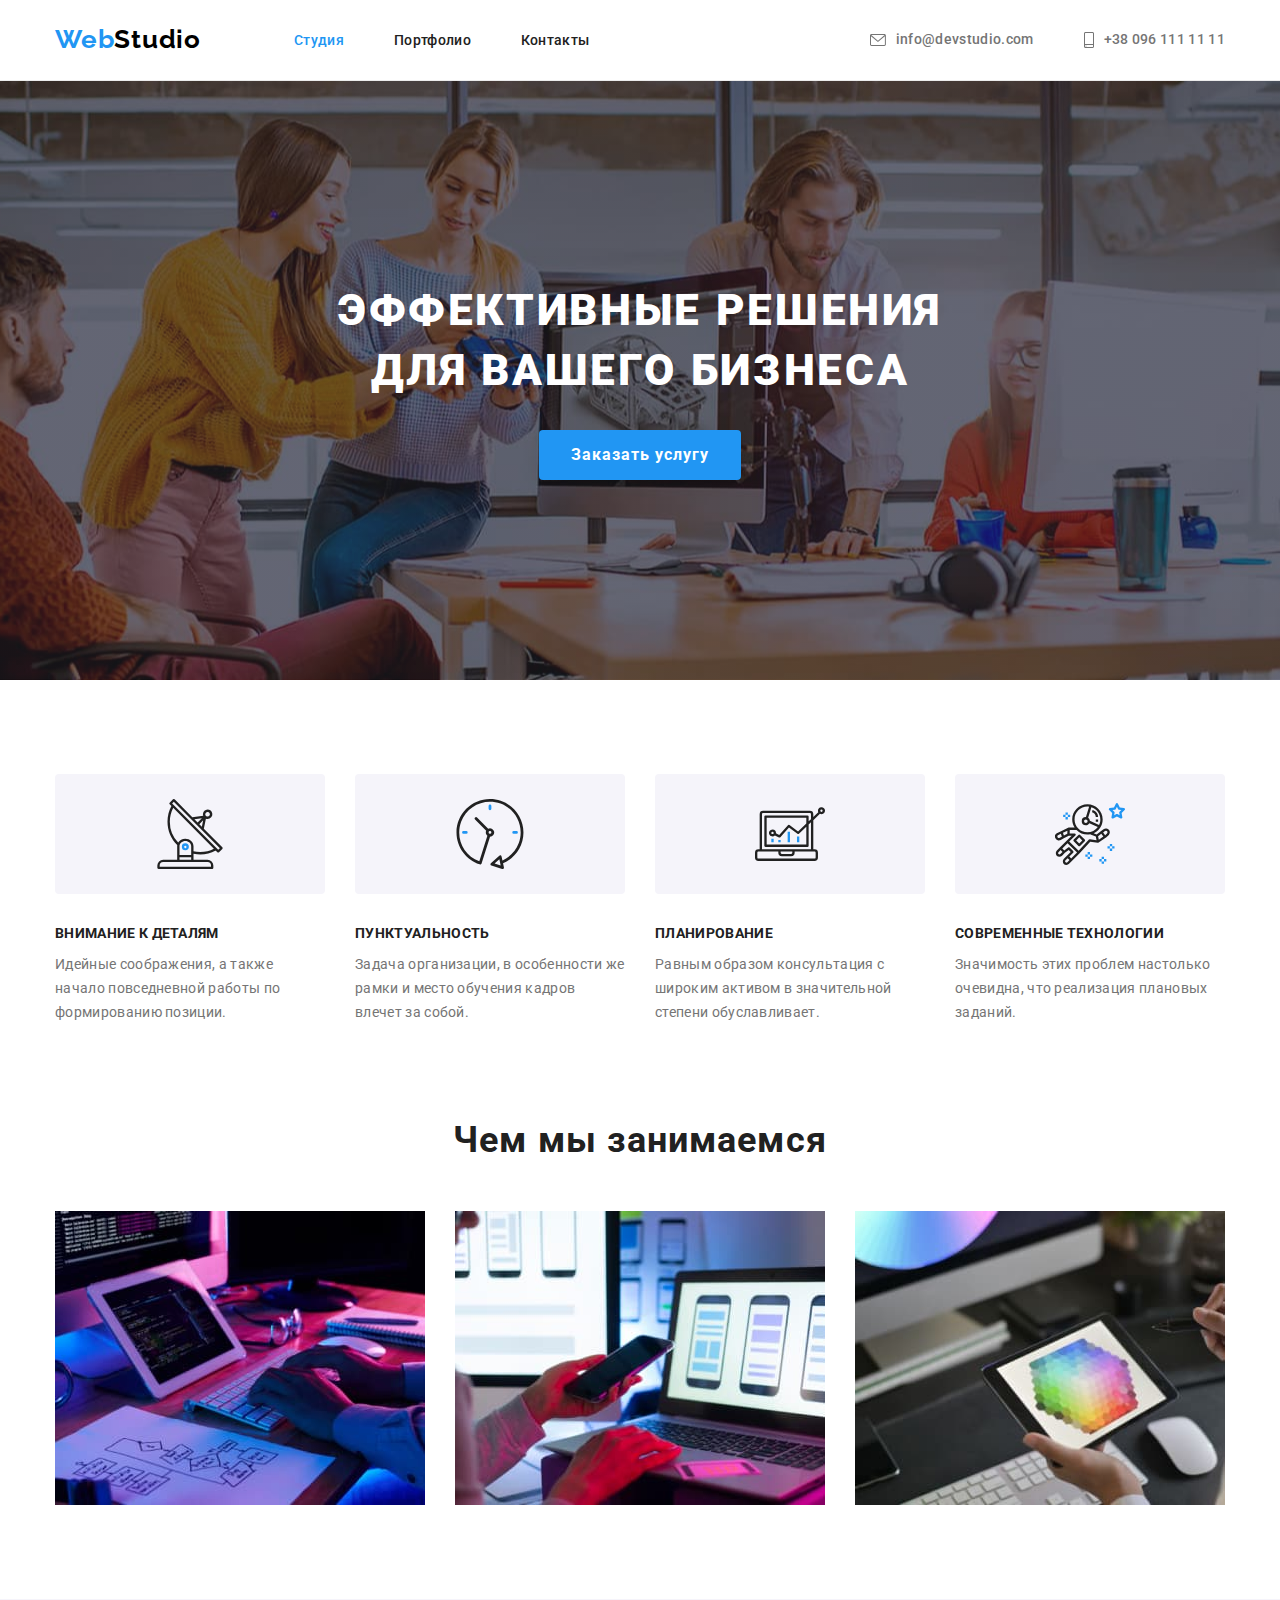
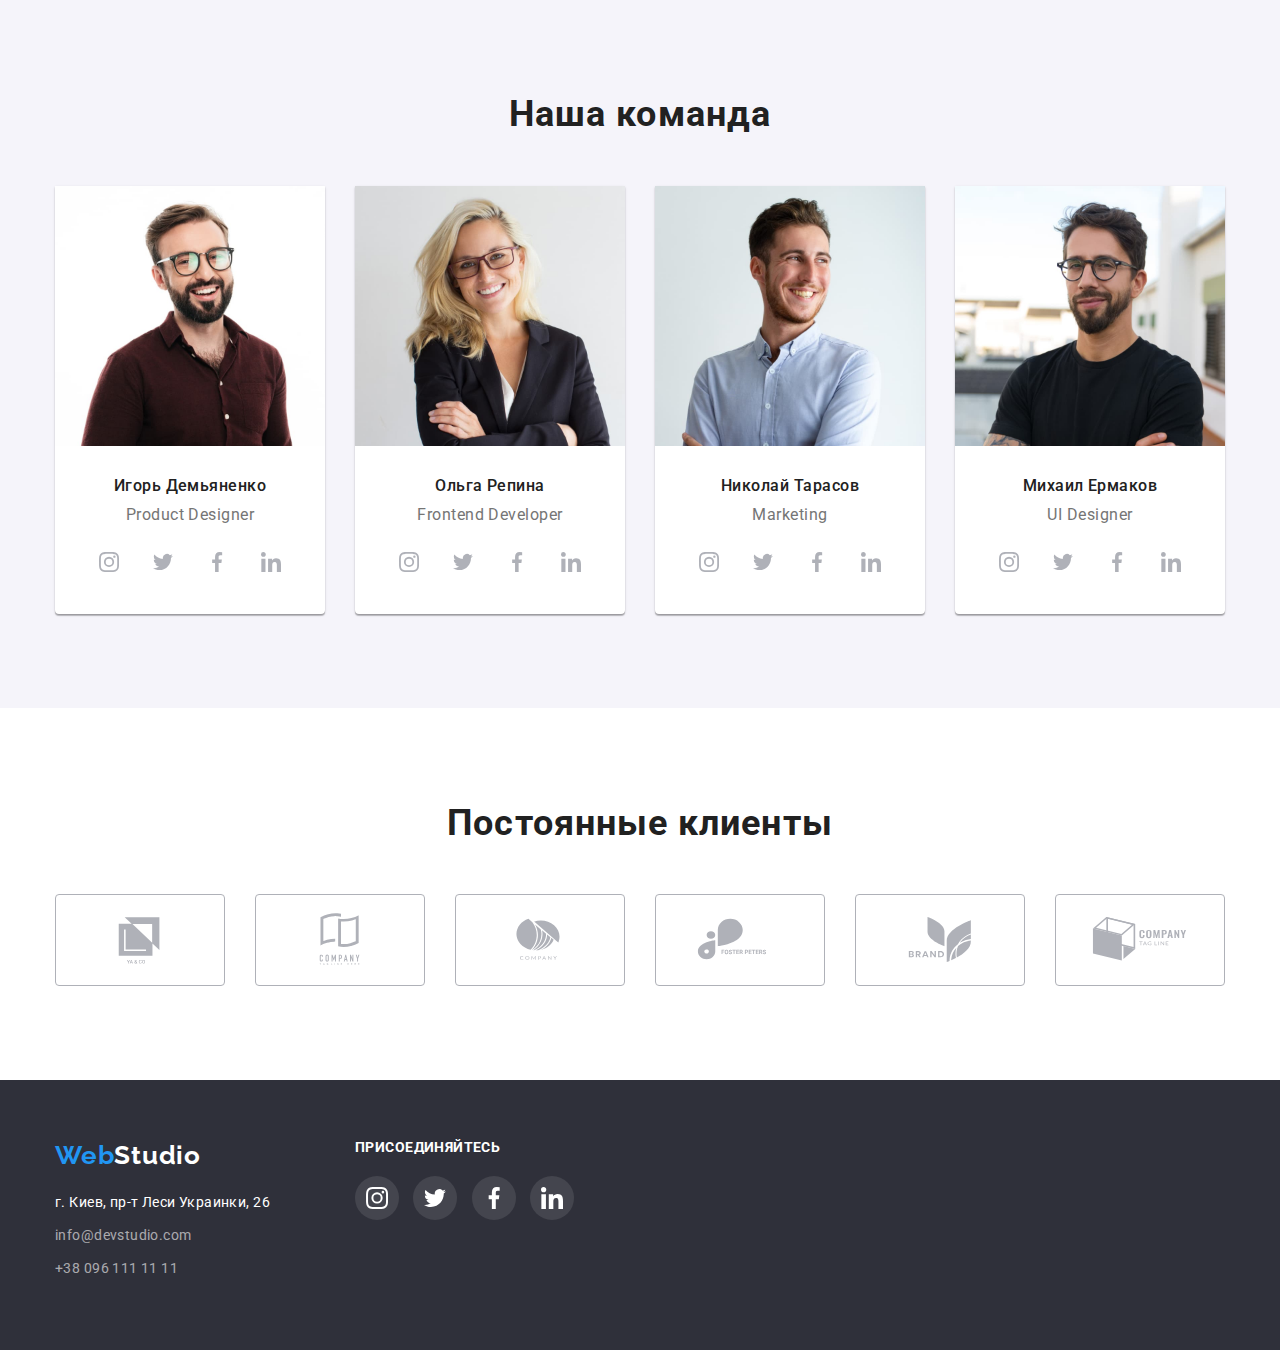
<file: index.html>
<!DOCTYPE html>
<html lang="ru">
<head>
    <meta charset="UTF-8">
    <meta http-equiv="X-UA-Compatible" content="IE=edge">
    <meta name="viewport" content="width=device-width, initial-scale=1.0">
    <title>Web Studio</title>
    <link rel="preconnect" href="https://fonts.googleapis.com">
    <link rel="preconnect" href="https://fonts.gstatic.com" crossorigin>
    <link href="https://fonts.googleapis.com/css2?family=Raleway:wght@700&family=Roboto:wght@400;500;700;900&display=swap" rel="stylesheet">
    <link rel="stylesheet" href="https://cdnjs.cloudflare.com/ajax/libs/modern-normalize/1.0.0/modern-normalize.min.css" />
    <link rel="stylesheet" href="./css/styles.css">

</head>
<body>
    <!-- Header -->
    <header class="page-header">
        <div class="container header">
            <a href="./index.html" class="logo">Web<span class="logo-black-word">Studio</span></a>
            <nav class="conteiner nav">
                <ul class="nav-list">
                    <li class="item">
                        <a href="./index.html" class="link-current">Студия</a>
                    </li>
                    <li class="item">
                        <a href="./portfolio.html" class="nav-link">Портфолио</a>
                    </li>
                    <li class="item">
                        <a href="./contacts.html" class="nav-link">Контакты</a>
                    </li>
                </ul>
            </nav>

            <ul class="contacts-list">
                <li class="item">
                    <a href="mailto:info@devstudio.com" class="contact-link">
                        <svg class="contact-icon" height="12" width="16">
                            <use href="./images/symbol-defs.svg#icon-envelope"></use>
                        </svg>
                        <span>info@devstudio.com</span> 
                    </a>
                </li>
                <li class="item">
                    <a href="tel:+380961111111" class="contact-link">
                        <svg class="contact-icon" height="16" width="10">
                            <use href="./images/symbol-defs.svg#icon-smartphone"></use>
                        </svg>
                        <span>+38 096 111 11 11</span> 
                    </a>
                </li>              
            </ul>
        </div>
 
    </header>
    
    <main>
        <!-- Hero -->
        <section class="hero-section">
            <div class="container hero">
                <h1 class="hero-title">Эффективные решения для вашего бизнеса</h1>
                <button type="button" class="button hero">Заказать услугу</button>
            </div>
        </section>

        <!-- Benefits -->
        <section class="section">
            <div class="container benefits">

                <h2 class="hiden-title">Наши преймущества</h2>
                <ul class="benefits-list">
                    <li class="benefit-item">
                        <div class="benefit-icon-container">
                            <svg class="benefit-icon" height="70" width="70">
                                <use href="./images/symbol-defs.svg#icon-antenna"></use>
                            </svg>
                        </div>

                        <h3 class="benefit-title">Внимание к деталям</h3>
                        <p class="benefit-paragraph">
                            Идейные соображения, а также начало повседневной работы по
                            формированию позиции.
                        </p>
                    </li>
                    <li class="benefit-item">
                        <div class="benefit-icon-container">
                            <svg class="benefit-icon" height="70" width="70">
                                <use href="./images/symbol-defs.svg#icon-clock"></use>
                            </svg>
                        </div>

                        <h3 class="benefit-title">Пунктуальность</h3>
                        <p class="benefit-paragraph">
                            Задача организации, в особенности же рамки и место обучения
                            кадров влечет за собой.
                        </p>
                    </li>
                    <li class="benefit-item">
                        <div class="benefit-icon-container">
                            <svg class="benefit-icon" height="70" width="70">
                                <use href="./images/symbol-defs.svg#icon-diagram"></use>
                            </svg>
                        </div>

                        <h3 class="benefit-title">Планирование</h3>
                        <p class="benefit-paragraph">
                            Равным образом консультация с широким активом в значительной
                            степени обуславливает.
                        </p>
                    </li>
                    <li class="benefit-item">
                        <div class="benefit-icon-container">
                            <svg class="benefit-icon" height="70" width="70">
                                <use href="./images/symbol-defs.svg#icon-astronaut"></use>
                            </svg>
                        </div>

                        <h3 class="benefit-title">Современные технологии</h3>
                        <p class="benefit-paragraph">
                            Значимость этих проблем настолько очевидна, что реализация
                            плановых заданий.
                        </p>
                    </li>
                </ul>
            </div>
        </section>

        <!-- What we do -->
        <section class="section no-top-padding">
            <div class="container">
                <h2 class="section-title work">Чем мы занимаемся</h2>
                <ul class="work-list">
                    <li class="item">
                        <img src="./images/box_1.jpg" alt="Написание кода" width="370" class="work">
                    </li>
                    <li class="item">
                        <img src="./images/box_2.jpg" alt="Создание дизайна" width="370" class="work">
                    </li>
                    <li class="item">
                        <img src="./images/box_3.jpg" alt="Выбор стиля" width="370" class="work">
                    </li>
                </ul>
            </div>
        </section>

        <!-- Our team -->
        <section class="section workers">
            <div class="container">
                <h2 class="section-title">Наша команда</h2>
                <ul class="workers-list">
                    <li class="worker-item">
                        <img src="./images/card_img_1.jpg" alt="Игорь Демьяненко" width="270" class="worker">
                        <div class="worker-description">
                            <h3 class="worker-title">Игорь Демьяненко</h3>
                            <p class="worker-paragraph">Product Designer </p>

                            <ul class="socials-list">
                                <li class="social-item">
                                    <a href="#" class="social-link">
                                        <svg class="social-icon" height="20" width="20">
                                            <use href="./images/symbol-defs.svg#icon-instagram"></use>
                                        </svg>
                                    </a>
                                </li>
                                <li class="social-item">
                                    <a href="#" class="social-link">
                                        <svg class="social-icon" height="20" width="20">
                                            <use href="./images/symbol-defs.svg#icon-twitter"></use>
                                        </svg>
                                    </a>
                                </li>
                                <li class="social-item">
                                    <a href="#" class="social-link">
                                        <svg class="social-icon" height="20" width="20">
                                            <use href="./images/symbol-defs.svg#icon-facebook"></use>
                                        </svg>
                                    </a>
                                </li>
                                <li class="social-item">
                                    <a href="#" class="social-link">
                                        <svg class="social-icon" height="20" width="20">
                                            <use href="./images/symbol-defs.svg#icon-linkedin"></use>
                                        </svg>
                                    </a>
                                </li>
                            </ul>
                        </div>
                    </li>
                    <li class="worker-item">
                        <img src="./images/card_img_2.jpg" alt="Ольга Репина" width="270" class="worker">
                        <div class="worker-description">
                            <h3 class="worker-title">Ольга Репина</h3>
                            <p class="worker-paragraph">Frontend Developer</p>

                            <ul class="socials-list">
                                <li class="social-item">
                                    <a href="#" class="social-link">
                                        <svg class="social-icon" height="20" width="20">
                                            <use href="./images/symbol-defs.svg#icon-instagram"></use>
                                        </svg>
                                    </a>
                                </li>
                                <li class="social-item">
                                    <a href="#" class="social-link">
                                        <svg class="social-icon" height="20" width="20">
                                            <use href="./images/symbol-defs.svg#icon-twitter"></use>
                                        </svg>
                                    </a>
                                </li>
                                <li class="social-item">
                                    <a href="#" class="social-link">
                                        <svg class="social-icon" height="20" width="20">
                                            <use href="./images/symbol-defs.svg#icon-facebook"></use>
                                        </svg>
                                    </a>
                                </li>
                                <li class="social-item">
                                    <a href="#" class="social-link">
                                        <svg class="social-icon" height="20" width="20">
                                            <use href="./images/symbol-defs.svg#icon-linkedin"></use>
                                        </svg>
                                    </a>
                                </li>
                            </ul>
                        </div>

                    </li>
                    <li class="worker-item">
                        <img src="./images/card_img_3.jpg" alt="Николай Тарасов" width="270" class="worker">
                        <div class="worker-description">
                            <h3 class="worker-title">Николай Тарасов</h3>
                            <p class="worker-paragraph">Marketing</p>

                            <ul class="socials-list">
                                <li class="social-item">
                                    <a href="#" class="social-link">
                                        <svg class="social-icon" height="20" width="20">
                                            <use href="./images/symbol-defs.svg#icon-instagram"></use>
                                        </svg>
                                    </a>
                                </li>
                                <li class="social-item">
                                    <a href="#" class="social-link">
                                        <svg class="social-icon" height="20" width="20">
                                            <use href="./images/symbol-defs.svg#icon-twitter"></use>
                                        </svg>
                                    </a>
                                </li>
                                <li class="social-item">
                                    <a href="#" class="social-link">
                                        <svg class="social-icon" height="20" width="20">
                                            <use href="./images/symbol-defs.svg#icon-facebook"></use>
                                        </svg>
                                    </a>
                                </li>
                                <li class="social-item">
                                    <a href="#" class="social-link">
                                        <svg class="social-icon" height="20" width="20">
                                            <use href="./images/symbol-defs.svg#icon-linkedin"></use>
                                        </svg>
                                    </a>
                                </li>
                            </ul>
                        </div>
                        

                    </li>
                    <li class="worker-item">
                        <img src="./images/card_img_4.jpg" alt="Михаил Ермаков" width="270" class="worker">
                        <div class="worker-description">
                            <h3 class="worker-title">Михаил Ермаков</h3>
                            <p class="worker-paragraph">UI Designer</p>

                            <ul class="socials-list">
                                <li class="social-item">
                                    <a href="#" class="social-link">
                                        <svg class="social-icon" height="20" width="20">
                                            <use href="./images/symbol-defs.svg#icon-instagram"></use>
                                        </svg>
                                    </a>
                                </li>
                                <li class="social-item">
                                    <a href="#" class="social-link">
                                        <svg class="social-icon" height="20" width="20">
                                            <use href="./images/symbol-defs.svg#icon-twitter"></use>
                                        </svg>
                                    </a>
                                </li>
                                <li class="social-item">
                                    <a href="#" class="social-link">
                                        <svg class="social-icon" height="20" width="20">
                                            <use href="./images/symbol-defs.svg#icon-facebook"></use>
                                        </svg>
                                    </a>
                                </li>
                                <li class="social-item">
                                    <a href="#" class="social-link">
                                        <svg class="social-icon" height="20" width="20">
                                            <use href="./images/symbol-defs.svg#icon-linkedin"></use>
                                        </svg>
                                    </a>
                                </li>
                            </ul>
                        </div>
                    </li>
                </ul>
            </div>
        </section>

        <!-- Regular customers -->
        <section class="section">
            <div class="container">
                <h2 class="section-title">Постоянные клиенты</h2>
                <ul class="customers-list">
                    <li class="customer-item">
                        <a href="#" class="customer-link">
                            <svg class="customer-icon" height="60" width="106">
                                <use href="./images/symbol-defs.svg#icon-client-1"></use>
                            </svg>
                        </a>
                    </li>
                    <li class="customer-item">
                        <a href="#" class="customer-link">
                            <svg class="customer-icon" height="60" width="106">
                                <use href="./images/symbol-defs.svg#icon-client-2"></use>
                            </svg>
                    </a>
                    </li>
                    <li class="customer-item">
                        <a href="#" class="customer-link">
                            <svg class="customer-icon" height="60" width="106">
                                <use href="./images/symbol-defs.svg#icon-client-3"></use>
                            </svg>
                    </a>
                    </li>
                    <li class="customer-item">
                        <a href="#" class="customer-link">
                            <svg class="customer-icon" height="60" width="106">
                                <use href="./images/symbol-defs.svg#icon-client-4"></use>
                            </svg>
                    </a>
                    </li>
                    <li class="customer-item">
                        <a href="#" class="customer-link">
                            <svg class="customer-icon" height="60" width="106">
                                <use href="./images/symbol-defs.svg#icon-client-5"></use>
                            </svg>
                    </a>
                    </li>
                    <li class="customer-item">
                        <a href="#" class="customer-link">
                            <svg class="customer-icon" height="60" width="106">
                                <use href="./images/symbol-defs.svg#icon-client-6"></use>
                            </svg>
                        </a>
                    </li>
                </ul>
            </div>
        </section>
    </main>

    <!-- Footer -->
    <footer class="section-footer">
        <div class="container-footer">
            <div>
                <a href="./index.html" class="logo footer">Web<span class="logo-white-word">Studio</span></a>
                <address>
                    <ul class="adress-list">
                        <li class="item">
                            <a href="#" class="footer-contact-link white">г. Киев, пр-т Леси Украинки, 26</a>
                        </li>
                        <li class="item">
                            <a href="mailto:info@example.com" class="footer-contact-link">info@devstudio.com</a>
                        </li>
                        <li class="item">
                            <a href="tel:+380961111111" class="footer-contact-link">+38 096 111 11 11</a>
                        </li>
                    </ul>
                </address>
            </div>
            
            <div class="socials">
                <h3 class="social-title">Присоединяйтесь</h3>
                <ul class="footer-socials-list">
                    <li class="social-item">
                        <a href="#" class="social-link footer">
                            <svg class="social-icon footer" height="22" width="22">
                                <use href="./images/symbol-defs.svg#icon-instagram"></use>
                            </svg>
                        </a>
                    </li>
                    <li class="social-item">
                        <a href="#" class="social-link footer">
                            <svg class="social-icon footer" height="22" width="22">
                                <use href="./images/symbol-defs.svg#icon-twitter"></use>
                            </svg>
                        </a>
                    </li>
                    <li class="social-item">
                        <a href="#" class="social-link footer">
                            <svg class="social-icon footer" height="22" width="22">
                                <use href="./images/symbol-defs.svg#icon-facebook"></use>
                            </svg>
                        </a>
                    </li>
                    <li class="social-item">
                        <a href="#" class="social-link footer">
                            <svg class="social-icon footer" height="22" width="22">
                                <use href="./images/symbol-defs.svg#icon-linkedin"></use>
                            </svg>
                        </a>
                    </li>
                </ul>
            </div>
        </div>
    </footer>
</body>
</html>
</file>
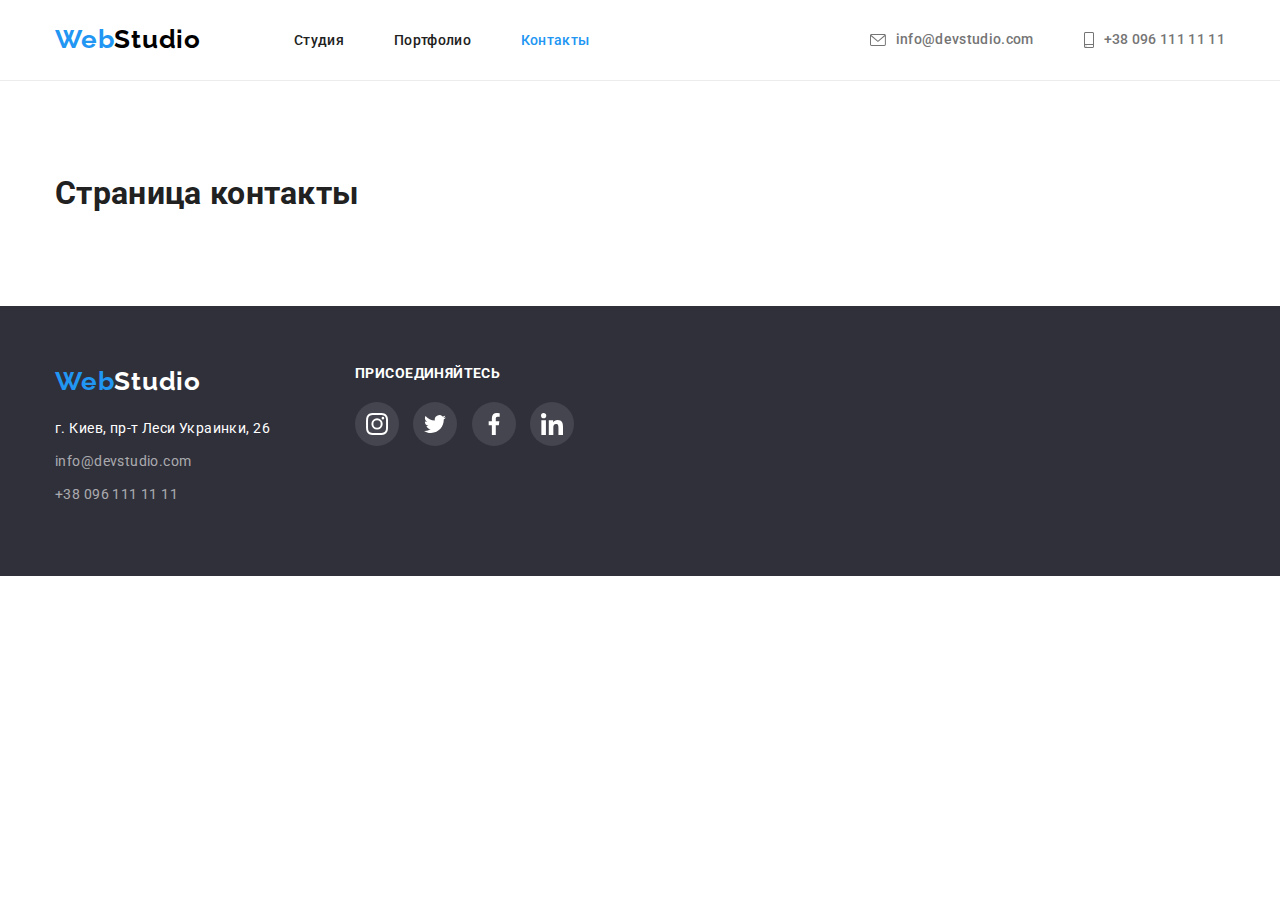
<file: contacts.html>
<!DOCTYPE html>
<html lang="ru">
<head>
    <meta charset="UTF-8">
    <meta http-equiv="X-UA-Compatible" content="IE=edge">
    <meta name="viewport" content="width=device-width, initial-scale=1.0">
    <title>Web Studio</title>
    <link rel="preconnect" href="https://fonts.googleapis.com">
    <link rel="preconnect" href="https://fonts.gstatic.com" crossorigin>
    <link href="https://fonts.googleapis.com/css2?family=Raleway:wght@700&family=Roboto:wght@400;500;700;900&display=swap" rel="stylesheet">
    <link rel="stylesheet" href="https://cdnjs.cloudflare.com/ajax/libs/modern-normalize/1.0.0/modern-normalize.min.css" />
    <link rel="stylesheet" href="./css/styles.css">

</head>
<body>
    <!-- Header -->
    <header class="page-header">
        <div class="container header">
            <a href="./index.html" class="logo">Web<span class="logo-black-word">Studio</span></a>
            <nav class="conteiner nav">
                <ul class="nav-list">
                    <li class="item">
                        <a href="./index.html" class="nav-link">Студия</a>
                    </li>
                    <li class="item">
                        <a href="./portfolio.html" class="nav-link">Портфолио</a>
                    </li>
                    <li class="item">
                        <a href="./contacts.html" class="link-current">Контакты</a>
                    </li>
                </ul>
            </nav>
    
            <ul class="contacts-list">
                <li class="item">
                    <a href="mailto:info@devstudio.com" class="contact-link">
                        <svg class="contact-icon" height="12" width="16">
                            <use href="./images/symbol-defs.svg#icon-envelope"></use>
                        </svg>
                        <span>info@devstudio.com</span>
                    </a>
                </li>
                <li class="item">
                    <a href="tel:+380961111111" class="contact-link">
                        <svg class="contact-icon" height="16" width="10">
                            <use href="./images/symbol-defs.svg#icon-smartphone"></use>
                        </svg>
                        <span>+38 096 111 11 11</span>
                    </a>
                </li>
            </ul>
        </div>
    
    
    </header>
    <main>
        <section class="section">
            <div class="container">
                <h1>Страница контакты</h1>
            </div>   
        </section>
        
    </main>
    <!-- Footer -->
    <footer class="section-footer">
        <div class="container-footer">
            <div>
                <a href="./index.html" class="logo footer">Web<span class="logo-white-word">Studio</span></a>
                <address>
                    <ul class="adress-list">
                        <li class="item">
                            <a href="#" class="footer-contact-link white">г. Киев, пр-т Леси Украинки, 26</a>
                        </li>
                        <li class="item">
                            <a href="mailto:info@example.com" class="footer-contact-link">info@devstudio.com</a>
                        </li>
                        <li class="item">
                            <a href="tel:+380961111111" class="footer-contact-link">+38 096 111 11 11</a>
                        </li>
                    </ul>
                </address>
            </div>
        
            <div class="socials">
                <h3 class="social-title">Присоединяйтесь</h3>
                <ul class="footer-socials-list">
                    <li class="social-item">
                        <a href="#" class="social-link footer">
                            <svg class="social-icon footer" height="22" width="22">
                                <use href="./images/symbol-defs.svg#icon-instagram"></use>
                            </svg>
                        </a>
                    </li>
                    <li class="social-item">
                        <a href="#" class="social-link footer">
                            <svg class="social-icon footer" height="22" width="22">
                                <use href="./images/symbol-defs.svg#icon-twitter"></use>
                            </svg>
                        </a>
                    </li>
                    <li class="social-item">
                        <a href="#" class="social-link footer">
                            <svg class="social-icon footer" height="22" width="22">
                                <use href="./images/symbol-defs.svg#icon-facebook"></use>
                            </svg>
                        </a>
                    </li>
                    <li class="social-item">
                        <a href="#" class="social-link footer">
                            <svg class="social-icon footer" height="22" width="22">
                                <use href="./images/symbol-defs.svg#icon-linkedin"></use>
                            </svg>
                        </a>
                    </li>
                </ul>
            </div>
        </div>
    </footer>
</body>
</file>
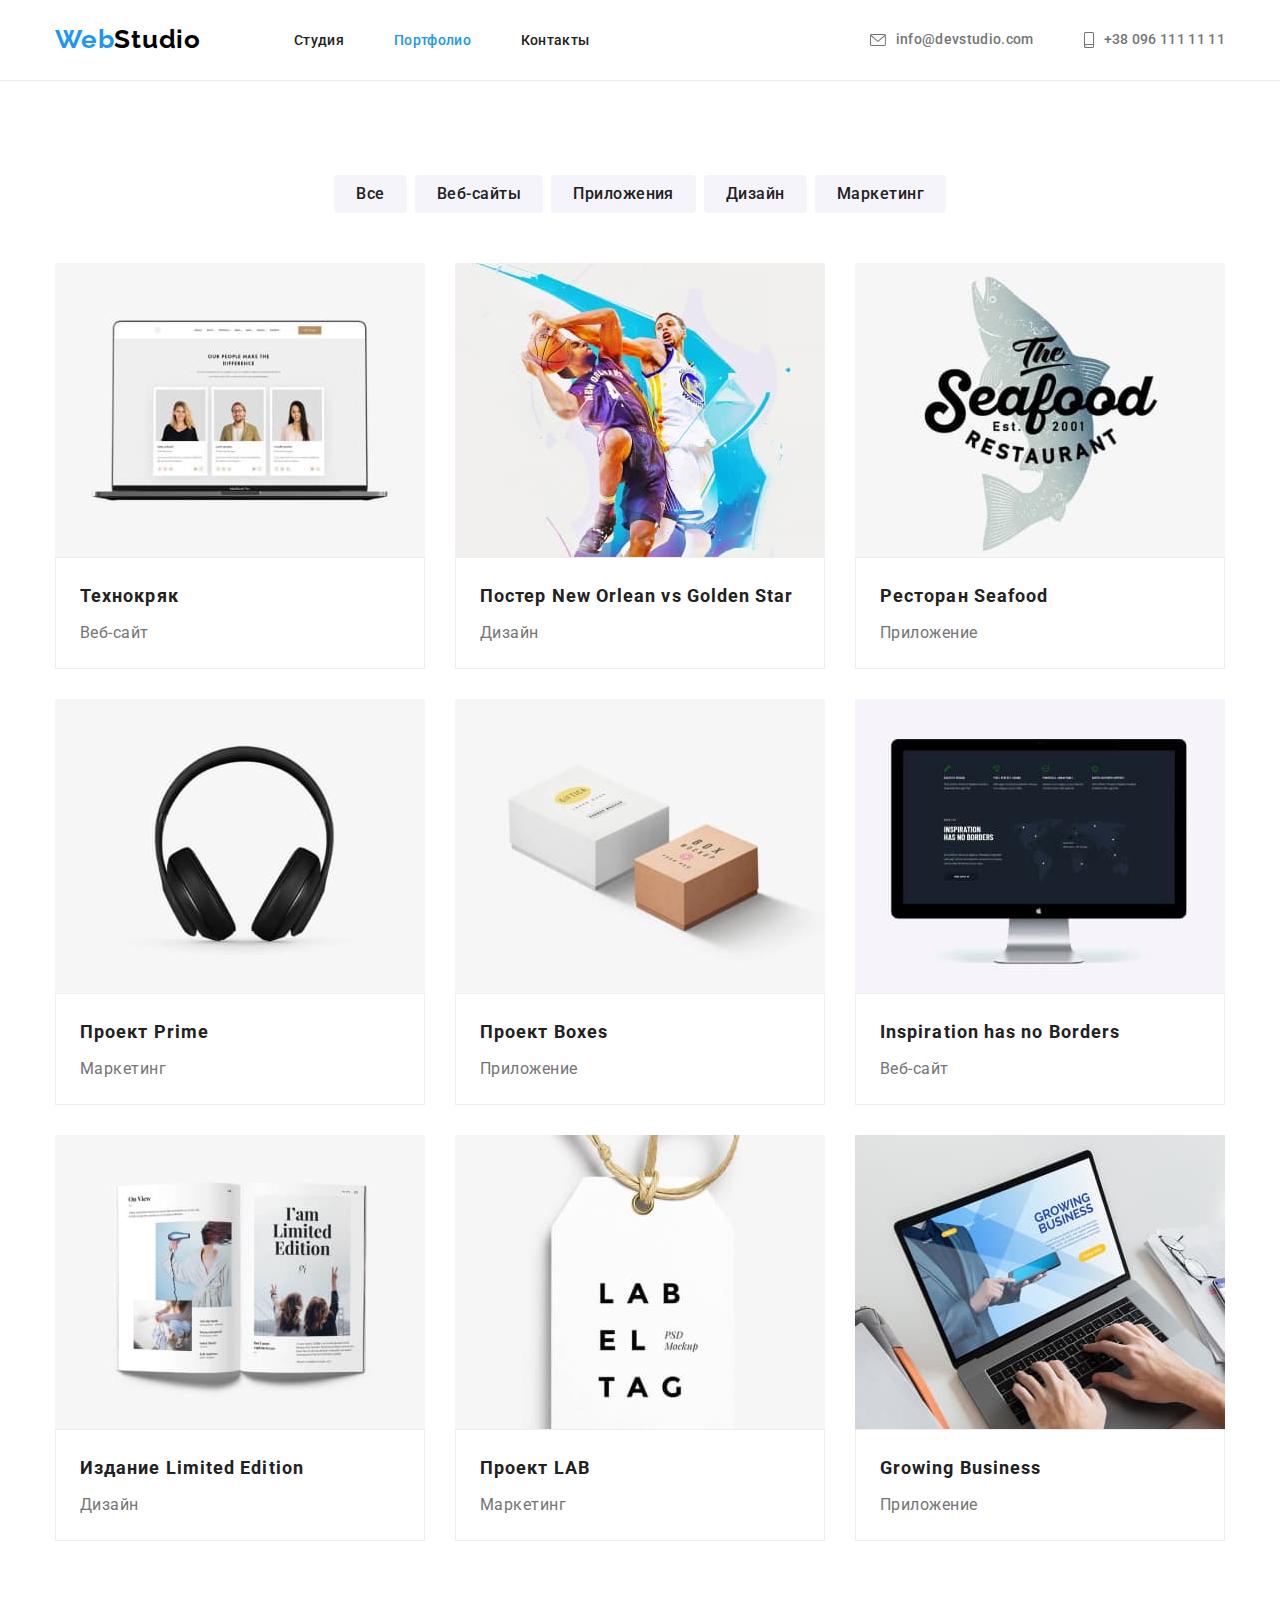
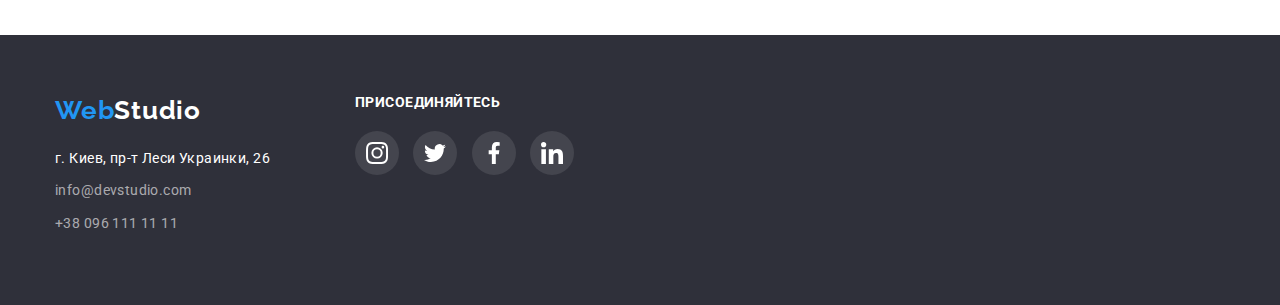
<file: portfolio.html>
<!DOCTYPE html>
<html lang="ru">
<head>
    <meta charset="UTF-8">
    <meta http-equiv="X-UA-Compatible" content="IE=edge">
    <meta name="viewport" content="width=device-width, initial-scale=1.0">
    <title>Web Studio</title>
    <link rel="preconnect" href="https://fonts.googleapis.com">
    <link rel="preconnect" href="https://fonts.gstatic.com" crossorigin>
    <link href="https://fonts.googleapis.com/css2?family=Raleway:wght@700&family=Roboto:wght@400;500;700;900&display=swap" rel="stylesheet">
    <link rel="stylesheet" href="https://cdnjs.cloudflare.com/ajax/libs/modern-normalize/1.0.0/modern-normalize.min.css" />
    <link rel="stylesheet" href="./css/styles.css">
    
</head>
<body>
    <!-- Header -->
    <header class="page-header">
        <div class="container header">
            <a href="./index.html" class="logo">Web<span class="logo-black-word">Studio</span></a>
            <nav class="conteiner nav">
                <ul class="nav-list">
                    <li class="item">
                        <a href="./index.html" class="nav-link">Студия</a>
                    </li>
                    <li class="item">
                        <a href="./portfolio.html" class="link-current">Портфолио</a>
                    </li>
                    <li class="item">
                        <a href="./contacts.html" class="nav-link">Контакты</a>
                    </li>
                </ul>
            </nav>

            <ul class="contacts-list">
                <li class="item">
                    <a href="mailto:info@devstudio.com" class="contact-link">
                        <svg class="contact-icon" height="12" width="16">
                            <use href="./images/symbol-defs.svg#icon-envelope"></use>
                        </svg>
                        <span>info@devstudio.com</span>
                    </a>
                </li>
                <li class="item">
                    <a href="tel:+380961111111" class="contact-link">
                        <svg class="contact-icon" height="16" width="10">
                            <use href="./images/symbol-defs.svg#icon-smartphone"></use>
                        </svg>
                        <span>+38 096 111 11 11</span>
                    </a>
                </li>
            </ul>
        </div>


    </header>

    <main>
        <!-- Projects -->
        <section class="section">
            <div class="container">
                <h2 class="hiden-title">Фильтр проектов</h2>
                <ul class="filter-list">
                    <li class="item">
                        <button type="button" class="button portfolio">Все</button>
                    </li>
                    <li class="item">
                        <button type="button" class="button portfolio">Веб-сайты</button>
                    </li>
                    <li class="item">
                        <button type="button" class="button portfolio">Приложения</button>
                    </li>
                    <li class="item">
                        <button type="button" class="button portfolio">Дизайн</button>
                    </li>
                    <li class="item">
                        <button type="button" class="button portfolio">Маркетинг</button>
                    </li>
                </ul>
                
                <h2 class="hiden-title">Наши проекты</h2>
                <ul class="projects-list">
                    <li class="project-item">
                        <a href="#" class="project-link">
                            <img src="./images/portfolio_img1.jpg" alt="Веб-сайт Технокряк на компьютере" width="370" class="project">
                            <div class="card-text">
                                <h3 class="project-title">Технокряк</h3>
                                <p class="project-paragraph">Веб-сайт</p>
                            </div>
                        </a>
                    </li>
                    <li class="project-item">
                        <a href="#" class="project-link">
                            <img src="./images/portfolio_img2.jpg" alt="Постер New Orlean vs Golden Star" width="370" class="project">
                            <div class="card-text">
                                <h3 class="project-title">Постер New Orlean vs Golden Star</h3>
                                <p class="project-paragraph">Дизайн</p>
                            </div>                           
                        </a>
                    </li>
                    <li class="project-item">
                        <a href="#" class="project-link">
                            <img src="./images/portfolio_img3.jpg" alt="Лого приложения ресторана Seafood" width="370" class="project">
                            <div class="card-text">
                                <h3 class="project-title">Ресторан Seafood</h3>
                                <p class="project-paragraph">Приложение</p>
                            </div>                           
                        </a>
                    </li>
                    <li class="project-item">
                        <a href="#" class="project-link">
                            <img src="./images/portfolio_img4.jpg" alt="Лого маркетингового проекта Prime" width="370" class="project">
                            <div class="card-text">
                                <h3 class="project-title">Проект Prime</h3>
                                <p class="project-paragraph">Маркетинг</p>
                            </div>
                        </a>
                    </li>
                    <li class="project-item">
                        <a href="#" class="project-link">
                            <img src="./images/portfolio_img5.jpg" alt="Лого приложения проекта Boxes" width="370" class="project">
                            <div class="card-text">
                                <h3 class="project-title">Проект Boxes</h3>
                                <p class="project-paragraph">Приложение</p>
                            </div>
                            
                        </a>
                    </li>
                    <li class="project-item">
                        <a href="#" class="project-link">
                            <img src="./images/portfolio_img6.jpg" alt="Веб-сайт Inspiration has no Borders на компьютере" width="370" class="project">
                            <div class="card-text">
                                <h3 class="project-title">Inspiration has no Borders</h3>
                                <p class="project-paragraph">Веб-сайт</p>
                            </div>

                        </a>
                    </li>
                    <li class="project-item">
                        <a href="#" class="project-link">
                            <img src="./images/portfolio_img7.jpg" alt="Книга с дизайном издания Limited Edition" width="370" class="project">
                            <div class="card-text">
                                <h3 class="project-title">Издание Limited Edition</h3>
                                <p class="project-paragraph">Дизайн</p>
                            </div>
                            
                        </a>
                    </li>
                    <li class="project-item">
                        <a href="#" class="project-link">
                            <img src="./images/portfolio_img8.jpg" alt="Лого маркетинг проекта LAB" width="370" class="project">
                            <div class="card-text">
                                <h3 class="project-title">Проект LAB</h3>
                                <p class="project-paragraph">Маркетинг</p>
                            </div>
                            
                        </a>
                    </li>
                    <li class="project-item">
                        <a href="#" class="project-link">
                            <img src="./images/portfolio_img9.jpg" alt="Приложение Growing Business на компьютере" width="370" class="project">
                            <div class="card-text">
                                <h3 class="project-title">Growing Business</h3>
                                <p class="project-paragraph">Приложение</p>
                            </div>
                            
                        </a>
                    </li>
                </ul>
            </div>
        </section>
    </main>

    <!-- Footer -->
    <footer class="section-footer">
        <div class="container-footer">
            <div>
                <a href="./index.html" class="logo footer">Web<span class="logo-white-word">Studio</span></a>
                <address>
                    <ul class="adress-list">
                        <li class="item">
                            <a href="#" class="footer-contact-link white">г. Киев, пр-т Леси Украинки, 26</a>
                        </li>
                        <li class="item">
                            <a href="mailto:info@example.com" class="footer-contact-link">info@devstudio.com</a>
                        </li>
                        <li class="item">
                            <a href="tel:+380961111111" class="footer-contact-link">+38 096 111 11 11</a>
                        </li>
                    </ul>
                </address>
            </div>
        
            <div class="socials">
                <h3 class="social-title">Присоединяйтесь</h3>
                <ul class="footer-socials-list">
                    <li class="social-item">
                        <a href="#" class="social-link footer">
                            <svg class="social-icon footer" height="22" width="22">
                                <use href="./images/symbol-defs.svg#icon-instagram"></use>
                            </svg>
                        </a>
                    </li>
                    <li class="social-item">
                        <a href="#" class="social-link footer">
                            <svg class="social-icon footer" height="22" width="22">
                                <use href="./images/symbol-defs.svg#icon-twitter"></use>
                            </svg>
                        </a>
                    </li>
                    <li class="social-item">
                        <a href="#" class="social-link footer">
                            <svg class="social-icon footer" height="22" width="22">
                                <use href="./images/symbol-defs.svg#icon-facebook"></use>
                            </svg>
                        </a>
                    </li>
                    <li class="social-item">
                        <a href="#" class="social-link footer">
                            <svg class="social-icon footer" height="22" width="22">
                                <use href="./images/symbol-defs.svg#icon-linkedin"></use>
                            </svg>
                        </a>
                    </li>
                </ul>
            </div>
        </div>
    </footer>
</body>
</html>
</file>
<file: css/styles.css>
html {
    box-sizing: border-box;
}

*,
*::after,
*::before {
    box-sizing: inherit;
}

/* Стили для обнуления верхних отступов у элементов */
h1,
h2,
h3,
h4,
h5,
h6,
p {
    margin-top: 0;
    margin-bottom: 0;
}

/* Класс для обнуления базовых свойств у списков (ul) */
ul {
    list-style: none;
    padding-left: 0;
    margin: 0;
}

/* Класс для обнуления базовых свойств у ссылок */
a {
    text-decoration: none;
    color: inherit;

}

/* Свойства для корректного отображения картинок */
img {
    display: block;
    margin-top: 0;
    margin-bottom: 0;
}

/* Свойства для обнуления курсива у address */
address {
    font-style: normal;
}


:root{
    --main-text-color: #212121;
    --black-color: #000000;
    --secondary-text-color: #757575;
    --white-text-color: #FFFFFF;
    --main-site-color: #FFFFFF;
    --secondary-site-color: #2F303A;
    --site-accent-color: #2196F3;
    --button-color: #F5F4FA;
    --container-color: #F5F4FA;
    --header-border-bottom: #ECECEC;
    --card-border--color: #EEEEEE;
    --main-icon-color: #AFB1B8;
    --secondary-icon-color: #44454E;
}

/* ========== General ==============*/

body {
    background-color: var(--main-site-color);
    color: var(--main-text-color);
    font-family: 'Roboto', sans-serif;
    letter-spacing: 0.02em;
}

/*Site sections */
.section {
    padding-top: 94px;
    padding-bottom: 94px;

    margin-left: auto;
    margin-right: auto;

    /* outline: 2px solid aqua; */

}


/* Page titles */
.hiden-title {
    display: none;
}

.section-title {
    font-weight: 700;
    font-size: 36px;
    line-height: 1.17;
    text-align: center;
    letter-spacing: 0.03em;

    margin-bottom: 50px;
}

/* Site cotainers */
.container {
    max-width: 1200px;
    align-items: center;
    margin-left: auto;
    margin-right: auto;
    padding-left: 15px;
    padding-right: 15px;

    /* outline: 2px solid tomato; */
}

/* Button */
button {
    background-color: transparent;
    color: var(--black-color);
    box-shadow: none;

    padding: 10px 32px;

    border-radius: 4px;
    min-width: 200px;
    border: none;
    cursor: pointer;

    font-family: inherit;
    font-style: normal;
    font-weight: 700;
    font-size: 16px;
    line-height: 1.87;
    text-align: center;
    letter-spacing: 0.06em;
}

/* Social networks icons*/

.socials-list {
    display: flex;

    justify-content: center;
}

.social-item {
    display: inline-flex;

    height: 44px;
    width: 44px;
}

.social-item + .social-item {
    margin-left: 10px;
}

.social-link {
    display: inline-flex;

    width: 100%;
    height: 100%;

    align-items: center;
    justify-content: center;

    border-radius: 50%;
    background-color: transparent;
    color: var(--main-icon-color);
}


.social-icon {
    display: inline-flex;

    fill: currentColor;

}

.social-link:hover,
.social-link:focus {
    color: var(--white-text-color);
    background-color: var(--site-accent-color)
}


/* ============================================ */

/* Header */

.page-header {
    border-bottom: 1px solid var(--header-border-bottom);
}

.container.header {
    display: flex;
}

.logo {
    color: var(--site-accent-color);
    font-family: 'Raleway';
    font-style: normal;
    font-weight: 700;
    font-size: 26px;
    line-height: 1.2;
    letter-spacing: 0.03em;

    padding-top: 24px;
    padding-bottom: 25px;
    /* background-color: aqua; */
}
.logo-black-word {
    color: var(--black-color);
}

/* Site nav */

.nav-list {
    display: block;
    display: flex;
    align-items: center;
    margin-left: 93px;
}

.nav-list.item {
    font-weight: 500;
    font-size: 14px;
    line-height: 1.15;
}

.nav-list .item + .item {
    display: block;
    margin-left: 50px;
}

.nav-link, .link-current {
    font-style: normal;
    font-weight: 500;
    font-size: 14px;
    line-height: 1.15;

    padding-top: 32px;
    padding-bottom: 32px;

    color: var(--main-text-color);
    /* background-color: tomato; */
    
}

.link-current {
    color: var(--site-accent-color);
}

.nav-link:hover,
.nav-link:focus {
    color: var(--site-accent-color);
}

/* Site contacts */

.contacts-list {
    display: flex;
    margin-left: auto;
}

.contacts-list.item {
    font-weight: 500;
    font-size: 14px;
    line-height: 1.14;
}

.contacts-list .item + .item {
    margin-left: 50px;
}

 .contact-link {
    display: inline-flex;

    align-items: center;
    
    font-weight: 500;
    font-size: 14px;
    line-height: 1.14;

    padding-top: 32px;
    padding-bottom: 32px;

    /* background-color: tomato; */
    color: var(--secondary-text-color);
 }

.contact-link:hover, 
.contact-link:focus,
.adress-link:hover, 
.adress-link:focus {
    color: var(--site-accent-color);
}

.contact-icon {
    fill: currentColor;

    margin-right: 10px;
}

/* Hero */

.hero-section {
    text-align: center;
    
    margin-right: auto;
    margin-left: auto;

    background-color: var(--secondary-site-color);
    background-image: 
        linear-gradient(
            rgba(47, 48, 58, 0.4),
            rgba(47, 48, 58, 0.4)),
        url(../images/hero-background.jpg);
    background-size: 1600px;
    background-repeat: no-repeat;
    
    background-position: center;

}

.container.hero {

    padding-top: 200px;
    padding-bottom: 200px;
    padding-right: 0;
    padding-left: 0;

}

.hero-title {
    color: var(--white-text-color);

    font-weight: 900;
    font-size: 44px;
    line-height: 1.35;
    text-align: center;
    letter-spacing: 0.06em;
    text-transform: uppercase;
    
    width: 700px;
    margin-bottom: 30px;
    margin-left: auto;
    margin-right: auto;
}

button.hero {
    min-width: 200px;
    
    background-color: var(--site-accent-color);
    color: var(--white-text-color);
    box-shadow: 0px 4px 4px rgba(0, 0, 0, 0.15);
}

button.hero:hover, button.hero:focus {
    background-color: var(--button-color);
    color: var(--site-accent-color);
}

/* Benefits */

.benefits-list {
    display: flex;
} 

.benefit-item {
    width: 270px;
}

.benefit-item + .benefit-item {
    margin-left: 30px;
}

.benefit-title {
    font-weight: 700;
    font-size: 14px;
    line-height: 1.4;
    text-transform: uppercase;
    margin-bottom: 10px;
 }

 .benefit-paragraph {
    color: var(--secondary-text-color);
    font-size: 14px;
    line-height: 1.71;
 }

 .benefit-icon-container {
    display: inline-flex;

    width: 100%;
    height: 120px;

    justify-content: center;
    align-items: center;

    background-color: var(--container-color);

    margin-bottom: 30px;

    border-radius: 4px;
 }

/* What we do */

.section.no-top-padding {
    padding-top: 0;
    background-color: var(--main-site-color);

}

.work-list {
    display: flex;
}

.work-list .item + .item {
    margin-left: 30px;
}

/* Our team */

.section.workers {
    background-color: var(--button-color);
}

.workers-list {
    max-width: 270px;
    display: flex;

}

.worker-item {
    background-color: var(--main-site-color); 
    box-shadow: 0px 1px 3px rgba(0, 0, 0, 0.12), 
                0px 1px 1px rgba(0, 0, 0, 0.14), 
                0px 2px 1px rgba(0, 0, 0, 0.2);
    border-radius: 0px 0px 4px 4px;
}

.worker-item + .worker-item {
    margin-left: 30px;
}



.worker-description {
    padding-top: 30px;
    padding-bottom: 30px;
}

.worker-title, .worker-paragraph {
    color: var(--secondary-text-color);
    font-size: 16px;
    line-height: 1.19;
    text-align: center;
    letter-spacing: 0.03em;

}

.worker-title {
    font-weight: 500;
    
    color: var(--main-text-color);

    margin-bottom: 10px;
}

.worker-paragraph {
    margin-bottom: 16px;
}

/* Regular customers */

.customers-list {
    display: flex;
}

.customer-item {
    display: block;
    
    width: 170px;
    height: 92px;
}

.customer-link {
    display: inline-flex;
    
    width: 100%;
    height: 100%;

    color: var(--main-icon-color);

    justify-content: center;
    align-items: center;

    border: 1px solid var(--main-icon-color);
    border-radius: 4px;
}

.customer-link:hover,
.customer-link:focus {
    color: var(--site-accent-color);
    border-color: var(--site-accent-color);
}

.customer-item + .customer-item {
    margin-left: 30px;
}

.customer-icon {
    display: inline-flex;

    fill: currentColor;
    
}

/* =============================================================== */
/* Portfolio filter (portfolio.html) */

.filter-list {
    display: block;
    display: flex;
    justify-content: center;

    margin-bottom: 50px;

}

.filter-list .item + .item {
    margin-left: 8px;
}

button.portfolio {
    
    background-color: var(--button-color);
    color: var(--main-text-color);

    padding: 6px 22px;
    border-radius: 4px;
    min-width: 73px;
    box-shadow: none;

    font-weight: 500;
    font-size: 16px;
    line-height: 1.62;
    letter-spacing: 0.03em;
    
}

button.portfolio:hover, button.portfolio:focus {
    background-color: var(--site-accent-color);
    color: var(--button-color);
    box-shadow: 0px 3px 1px rgba(0, 0, 0, 0.1), 
                0px 1px 2px rgba(0, 0, 0, 0.08), 
                0px 2px 2px rgba(0, 0, 0, 0.12);
    border-radius: 4px;
}

/* Projects list */

.projects-list {
    display: flex;
    flex-wrap: wrap;
    
}

.project-item {    
    margin-right: 30px;
    margin-bottom: 30px;

    /* outline: 2px solid tomato; */

} 

.project-item:nth-child(3n) {
    margin-right: 0;
}

.project-item:nth-last-child(-n+3) {
    margin-bottom: 0;
}

.project-link {
    display: block;

    height: 100%;
    width: 100%;
}

.project-link:hover,
.project-link:focus {
    box-shadow: 0px 1px 1px rgba(0, 0, 0, 0.12), 
                0px 4px 4px rgba(0, 0, 0, 0.06), 
                1px 4px 6px rgba(0, 0, 0, 0.16);
}

img.project {
    display: block;
}

.card-text {
    padding: 20px 24px 20px 24px;
    border: 1px solid var(--card-border--color);
}
.project-title {
    color: var(--main-text-color);
    font-weight: 700;
    font-size: 18px;
    line-height: 2;
    letter-spacing: 0.06em;

    margin-bottom: 4px;
}

.project-paragraph {
    color: var(--secondary-text-color);
    font-size: 16px;
    line-height: 1.88;
    letter-spacing: 0.03em;

}
/* ============================================================== */
/* Footer */
.section-footer {

    background-color: var(--secondary-site-color);

    padding-top: 60px;
    padding-bottom: 60px;
}

.container-footer {
    display: flex;

    max-width: 1200px;
    margin-left: auto;
    margin-right: auto;
    padding-left: 15px;
    padding-right: 15px;
    
    gap: 70px;

}

.logo.footer {
    display: block;
    min-width: 145px;
    
    width: 145px;
    margin-bottom: 20px;
    padding-top: 0;
    padding-bottom: 0;
}

.logo-white-word {
    color: var(--white-text-color);
}

.adress-list .item {
    min-width: 230px;
}

.adress-link, 
.footer-contact-link {
    display: inline-flex;

    color: var(--white-text-color);
    font-style: normal;
    font-size: 14px;
    line-height: 1.71;
    letter-spacing: 0.03em;

    width: 100%;

    margin-bottom: 9px;
}

.footer-contact-link {
    color: rgba(255, 255, 255, 0.6);
}

.footer-contact-link.white {
    color: var(--white-text-color);
}

.footer-contact-link:hover, 
.footer-contact-link:focus {
    color: var(--site-accent-color);
}

.footer-contact-link + .footer-contact-link {
    margin-top: 9px;
}

.socials {
    min-width: 206px;
    justify-content: flex-start;
    align-items: flex-start;
    align-content: flex-start;

}

.social-title {

    color: var(--white-text-color);

    font-style: normal;
    font-weight: 700;
    font-size: 14px;
    line-height: 1.14;
    letter-spacing: 0.03em;
    text-transform: uppercase;

    margin-bottom: 20px;
    
}

.social-link.footer {
    color: var(--white-text-color);
    background-color: var(--secondary-icon-color);
}

.social-icon.footer {
    fill: currentColor;
}

.social-link.footer:hover,
.social-link.footer:focus {
    background-color: var(--site-accent-color);
}
</file>
